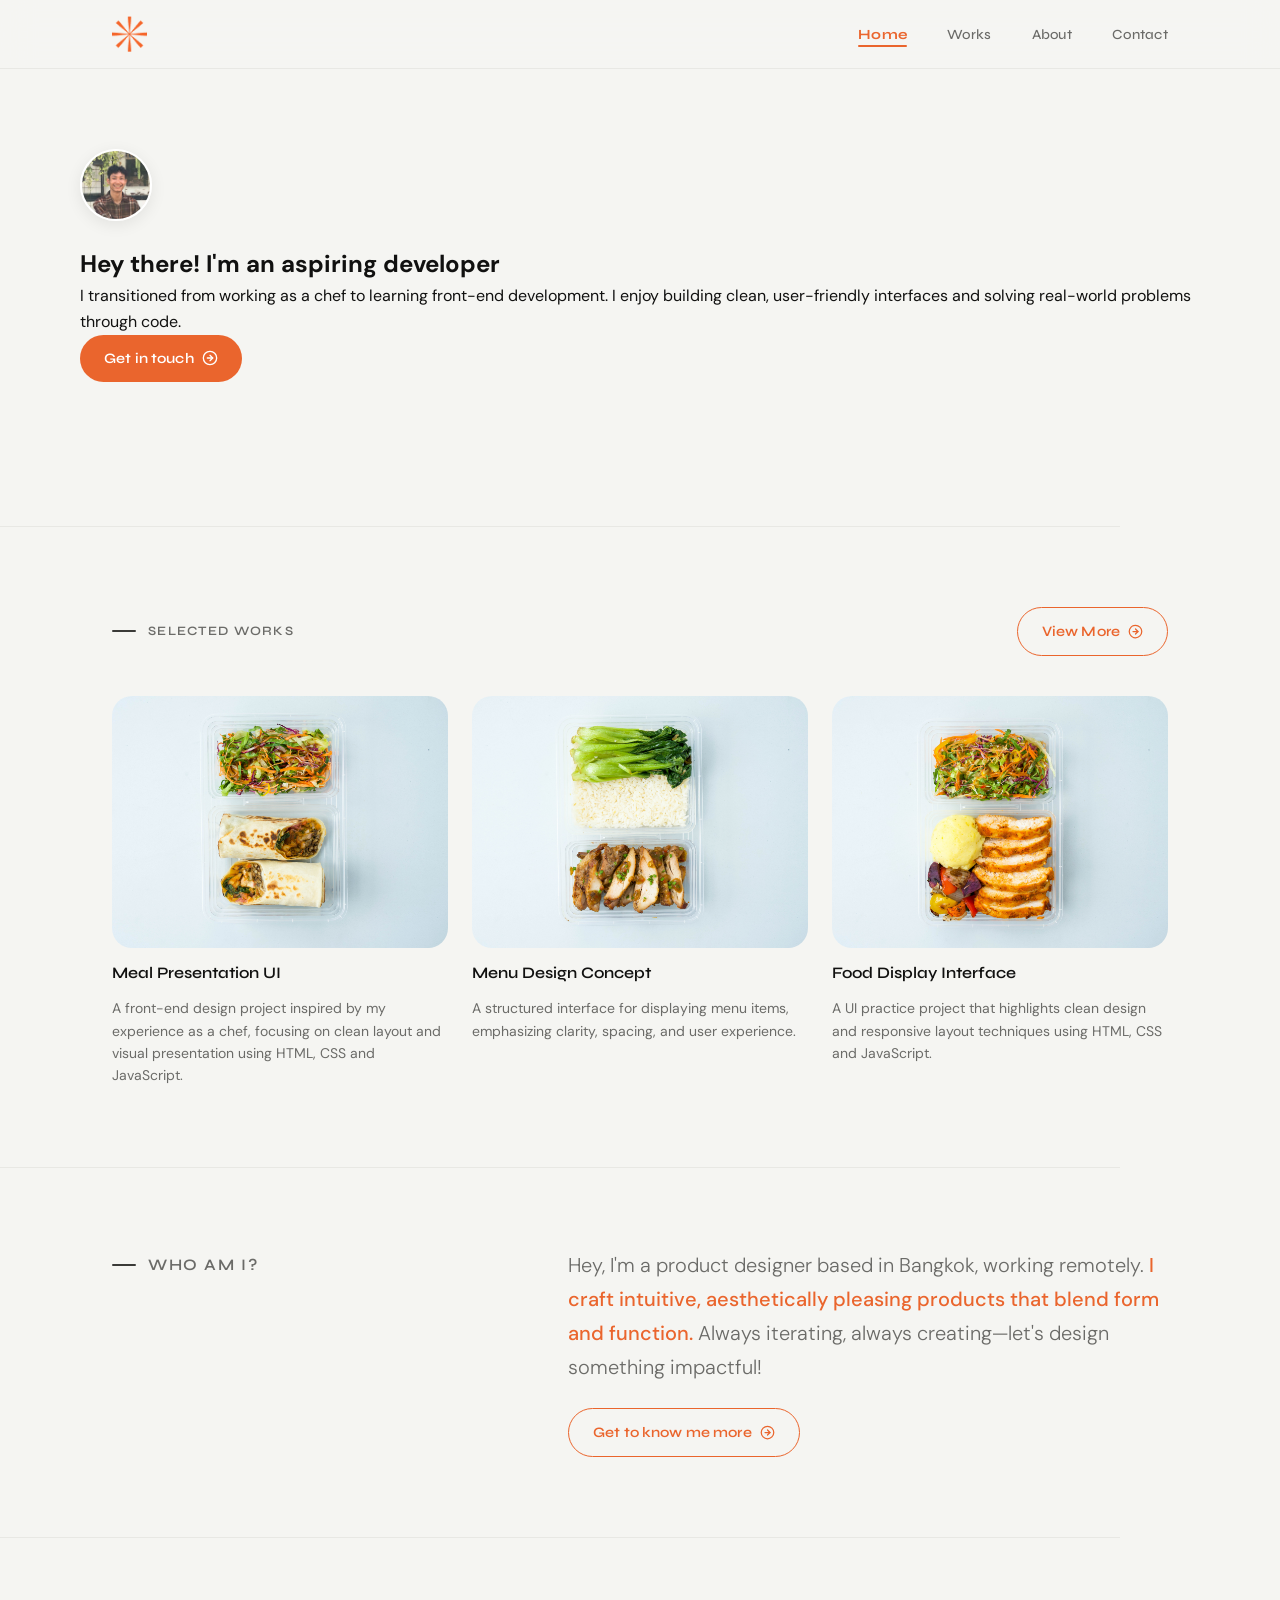
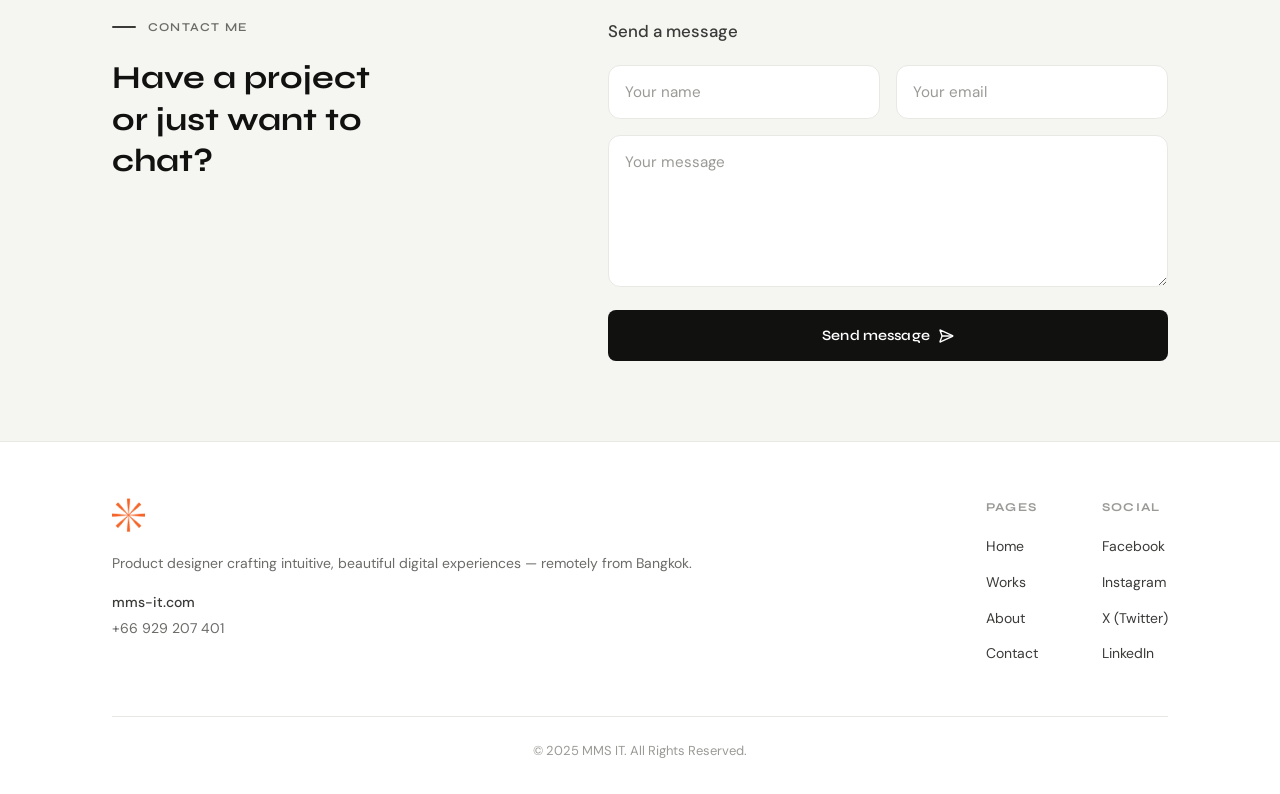
<file: index.html>
<!DOCTYPE html>
<html lang="en">
<head>
  <meta charset="UTF-8" />
  <meta name="viewport" content="width=device-width, initial-scale=1.0" />
  <title>MMS IT — Product Designer</title>
  <link rel="stylesheet" href="./css/style.css" />
</head>
<body>

  <!-- ── Header ── -->
  <header class="site-header">
    <nav class="nav container">
      <a class="nav-logo" href="./index.html"><img src="./images/logo.png" alt="MMS IT" /></a>

      <ul class="nav-links">
        <li><a href="./index.html" class="active">Home</a></li>
        <li><a href="./works.html">Works</a></li>
        <li><a href="./about.html">About</a></li>
        <li><a href="./contact.html">Contact</a></li>
      </ul>

      <label class="nav-mobile-toggle" for="sidebar-toggle" aria-label="Open menu">
        <svg xmlns="http://www.w3.org/2000/svg" width="18" height="18" viewBox="0 0 24 24" fill="none" stroke="currentColor" stroke-width="2" stroke-linecap="round" stroke-linejoin="round"><path d="M4 12h16"/><path d="M4 18h16"/><path d="M4 6h16"/></svg>
      </label>
    </nav>
  </header>

  <!-- Mobile Drawer -->
  <input type="checkbox" id="sidebar-toggle" />
  <nav class="mobile-drawer">
    <div class="drawer-header">
      <img src="./images/logo.png" alt="MMS IT" />
      <label class="drawer-close" for="sidebar-toggle" aria-label="Close menu">
        <svg xmlns="http://www.w3.org/2000/svg" width="16" height="16" viewBox="0 0 24 24" fill="none" stroke="currentColor" stroke-width="2" stroke-linecap="round" stroke-linejoin="round"><path d="M18 6 6 18"/><path d="m6 6 12 12"/></svg>
      </label>
    </div>
    <div class="drawer-links">
      <a href="./index.html" class="active">
        <svg xmlns="http://www.w3.org/2000/svg" width="18" height="18" viewBox="0 0 24 24" fill="none" stroke="currentColor" stroke-width="2" stroke-linecap="round" stroke-linejoin="round"><path d="M15 21v-8a1 1 0 0 0-1-1h-4a1 1 0 0 0-1 1v8"/><path d="M3 10a2 2 0 0 1 .709-1.528l7-5.999a2 2 0 0 1 2.582 0l7 5.999A2 2 0 0 1 21 10v9a2 2 0 0 1-2 2H5a2 2 0 0 1-2-2z"/></svg>
        Home
      </a>
      <a href="./works.html">
        <svg xmlns="http://www.w3.org/2000/svg" width="18" height="18" viewBox="0 0 24 24" fill="none" stroke="currentColor" stroke-width="2" stroke-linecap="round" stroke-linejoin="round"><path d="M12 12h.01"/><path d="M16 6V4a2 2 0 0 0-2-2h-4a2 2 0 0 0-2 2v2"/><path d="M22 13a18.15 18.15 0 0 1-20 0"/><rect width="20" height="14" x="2" y="6" rx="2"/></svg>
        Works
      </a>
      <a href="./about.html">
        <svg xmlns="http://www.w3.org/2000/svg" width="18" height="18" viewBox="0 0 24 24" fill="none" stroke="currentColor" stroke-width="2" stroke-linecap="round" stroke-linejoin="round"><path d="M18 20a6 6 0 0 0-12 0"/><circle cx="12" cy="10" r="4"/><circle cx="12" cy="12" r="10"/></svg>
        About
      </a>
      <a href="./contact.html">
        <svg xmlns="http://www.w3.org/2000/svg" width="18" height="18" viewBox="0 0 24 24" fill="none" stroke="currentColor" stroke-width="2" stroke-linecap="round" stroke-linejoin="round"><path d="M13 2a9 9 0 0 1 9 9"/><path d="M13 6a5 5 0 0 1 5 5"/><path d="M13.832 16.568a1 1 0 0 0 1.213-.303l.355-.465A2 2 0 0 1 17 15h3a2 2 0 0 1 2 2v3a2 2 0 0 1-2 2A18 18 0 0 1 2 4a2 2 0 0 1 2-2h3a2 2 0 0 1 2 2v3a2 2 0 0 1-.8 1.6l-.468.351a1 1 0 0 0-.292 1.233 14 14 0 0 0 6.392 6.384"/></svg>
        Contact
      </a>
    </div>
  </nav>
  <label class="drawer-overlay" for="sidebar-toggle"></label>

  <!-- ── Main ── -->
  <main>
    <!-- Hero -->
    <section class="hero container">
      <div class="hero-avatar fade-up">
        <img src="./images/profile.jpg" alt="Profile photo" />
      </div>
      <h1>Hey there! I'm an aspiring developer</h1>
<p>
  I transitioned from working as a chef to learning front-end development.
  I enjoy building clean, user-friendly interfaces and solving real-world problems through code.
</p>
      <a href="./contact.html" class="btn btn-primary fade-up fade-up-2">
        Get in touch
        <svg xmlns="http://www.w3.org/2000/svg" width="16" height="16" viewBox="0 0 24 24" fill="none" stroke="currentColor" stroke-width="2" stroke-linecap="round" stroke-linejoin="round"><circle cx="12" cy="12" r="10"/><path d="M8 12h8"/><path d="m12 16 4-4-4-4"/></svg>
      </a>
    </section>

    <hr class="divider container" />

    <!-- Selected Works -->
    <section class="container" style="margin-bottom: 5rem;">
      <div class="section-header fade-up">
        <div class="section-label">
          <span class="section-label-dash"></span>
          <span class="section-title">Selected Works</span>
        </div>
        <a href="./works.html" class="btn btn-outline">
          View More
          <svg xmlns="http://www.w3.org/2000/svg" width="15" height="15" viewBox="0 0 24 24" fill="none" stroke="currentColor" stroke-width="2" stroke-linecap="round" stroke-linejoin="round"><circle cx="12" cy="12" r="10"/><path d="M8 12h8"/><path d="m12 16 4-4-4-4"/></svg>
        </a>
      </div>
      <div class="grid-3">
        <div class="project-card fade-up fade-up-1">
          <div class="project-card-img"><img src="./images/pic1.jpg" alt="FreshCart UI" /></div>
          <h3>Meal Presentation UI</h3>
          <p>A front-end design project inspired by my experience as a chef, focusing on clean layout and visual presentation using HTML, CSS and JavaScript.</p>
        </div>
        <div class="project-card fade-up fade-up-2">
          <div class="project-card-img"><img src="./images/pic2.jpg" alt="BloomBank App" /></div>
          <h3>Menu Design Concept</h3>
          <p>A structured interface for displaying menu items, emphasizing clarity, spacing, and user experience.</p>
        </div>
        <div class="project-card fade-up fade-up-3">
          <div class="project-card-img"><img src="./images/pic3.jpg" alt="NutriTrack Dashboard" /></div>
          <h3>Food Display Interface</h3>
          <p>A UI practice project that highlights clean design and responsive layout techniques using HTML, CSS and JavaScript.</p>
        </div>
      </div>
    </section>

    <hr class="divider container" />

    <!-- Who am I -->
    <section class="container" style="margin-bottom: 5rem;">
      <div class="about-split">
        <div class="section-label" style="padding-top: 0.25rem; flex-shrink:0;">
          <span class="section-label-dash"></span>
          <span class="section-title" style="font-size:1rem;">Who am I?</span>
        </div>
        <div>
          <p class="about-text fade-up">
            Hey, I'm a product designer based in Bangkok, working remotely.
            <strong>I craft intuitive, aesthetically pleasing products that blend form and function.</strong>
            Always iterating, always creating—let's design something impactful!
          </p>
          <a href="./about.html" class="btn btn-outline fade-up fade-up-1" style="margin-top: 1.5rem; display: inline-flex;">
            Get to know me more
            <svg xmlns="http://www.w3.org/2000/svg" width="15" height="15" viewBox="0 0 24 24" fill="none" stroke="currentColor" stroke-width="2" stroke-linecap="round" stroke-linejoin="round"><circle cx="12" cy="12" r="10"/><path d="M8 12h8"/><path d="m12 16 4-4-4-4"/></svg>
          </a>
        </div>
      </div>
    </section>

    <hr class="divider container" />

    <!-- Contact -->
    <section class="container" style="margin-bottom: 5rem;">
      <div class="contact-split">
        <div class="contact-left">
          <div class="section-label" style="margin-bottom:1.25rem;">
            <span class="section-label-dash"></span>
            <span style="font-family:var(--font-display);font-size:0.75rem;font-weight:600;letter-spacing:0.1em;text-transform:uppercase;color:var(--neutral-500);">Contact Me</span>
          </div>
          <h2 style="font-family:var(--font-display);font-size:clamp(1.5rem,3vw,2rem);font-weight:700;color:var(--neutral-900);max-width:300px;line-height:1.3;">
            Have a project or just want to chat?
          </h2>
        </div>
        <div class="contact-form">
          <p style="font-size:1.05rem;font-weight:500;color:var(--neutral-700);margin-bottom:1.25rem;">Send a message</p>
          <form>
            <div class="form-row" style="margin-bottom:1rem;">
              <input type="text" placeholder="Your name" class="form-input" />
              <input type="email" placeholder="Your email" class="form-input" />
            </div>
            <textarea placeholder="Your message" class="form-input" rows="5" style="margin-bottom:1rem;resize:vertical;"></textarea>
            <button type="submit" class="btn btn-dark">
              Send message
              <svg xmlns="http://www.w3.org/2000/svg" width="16" height="16" viewBox="0 0 24 24" fill="none" stroke="currentColor" stroke-width="2" stroke-linecap="round" stroke-linejoin="round"><path d="M3.714 3.048a.498.498 0 0 0-.683.627l2.843 7.627a2 2 0 0 1 0 1.396l-2.842 7.627a.498.498 0 0 0 .682.627l18-8.5a.5.5 0 0 0 0-.904z"/><path d="M6 12h16"/></svg>
            </button>
          </form>
        </div>
      </div>
    </section>
  </main>

  <!-- ── Footer ── -->
  <footer class="footer">
    <div class="container">
      <div class="footer-inner">
        <div class="footer-brand">
          <img src="./images/logo.png" alt="MMS IT" />
          <p>Product designer crafting intuitive, beautiful digital experiences — remotely from Bangkok.</p>
          <div class="footer-contact">
            <p>mms-it.com</p>
            <p style="font-weight:400;color:var(--neutral-500);">+66 929 207 401</p>
          </div>
        </div>
        <div class="footer-links">
          <div class="footer-col">
            <h4>Pages</h4>
            <ul>
              <li><a href="./index.html">Home</a></li>
              <li><a href="./works.html">Works</a></li>
              <li><a href="./about.html">About</a></li>
              <li><a href="./contact.html">Contact</a></li>
            </ul>
          </div>
          <div class="footer-col">
            <h4>Social</h4>
<ul>
  <li><a href="https://www.facebook.com/ko.shane.716" target="_blank" rel="noopener noreferrer">Facebook</a></li>
  <li><a href="https://www.instagram.com/koshane5105/" target="_blank" rel="noopener noreferrer">Instagram</a></li>
  <li><a href="https://x.com/koshanekos90054" target="_blank" rel="noopener noreferrer">X (Twitter)</a></li>
  <li><a href="https://www.linkedin.com/in/ko-shane-697a0933b/" target="_blank" rel="noopener noreferrer">LinkedIn</a></li>
</ul>
          </div>
        </div>
      </div>
      <div class="footer-bottom">
        <p>&copy; 2025 MMS IT. All Rights Reserved.</p>
      </div>
    </div>
  </footer>
  <script src="script.js"></script>
</body>
</html>
</file>
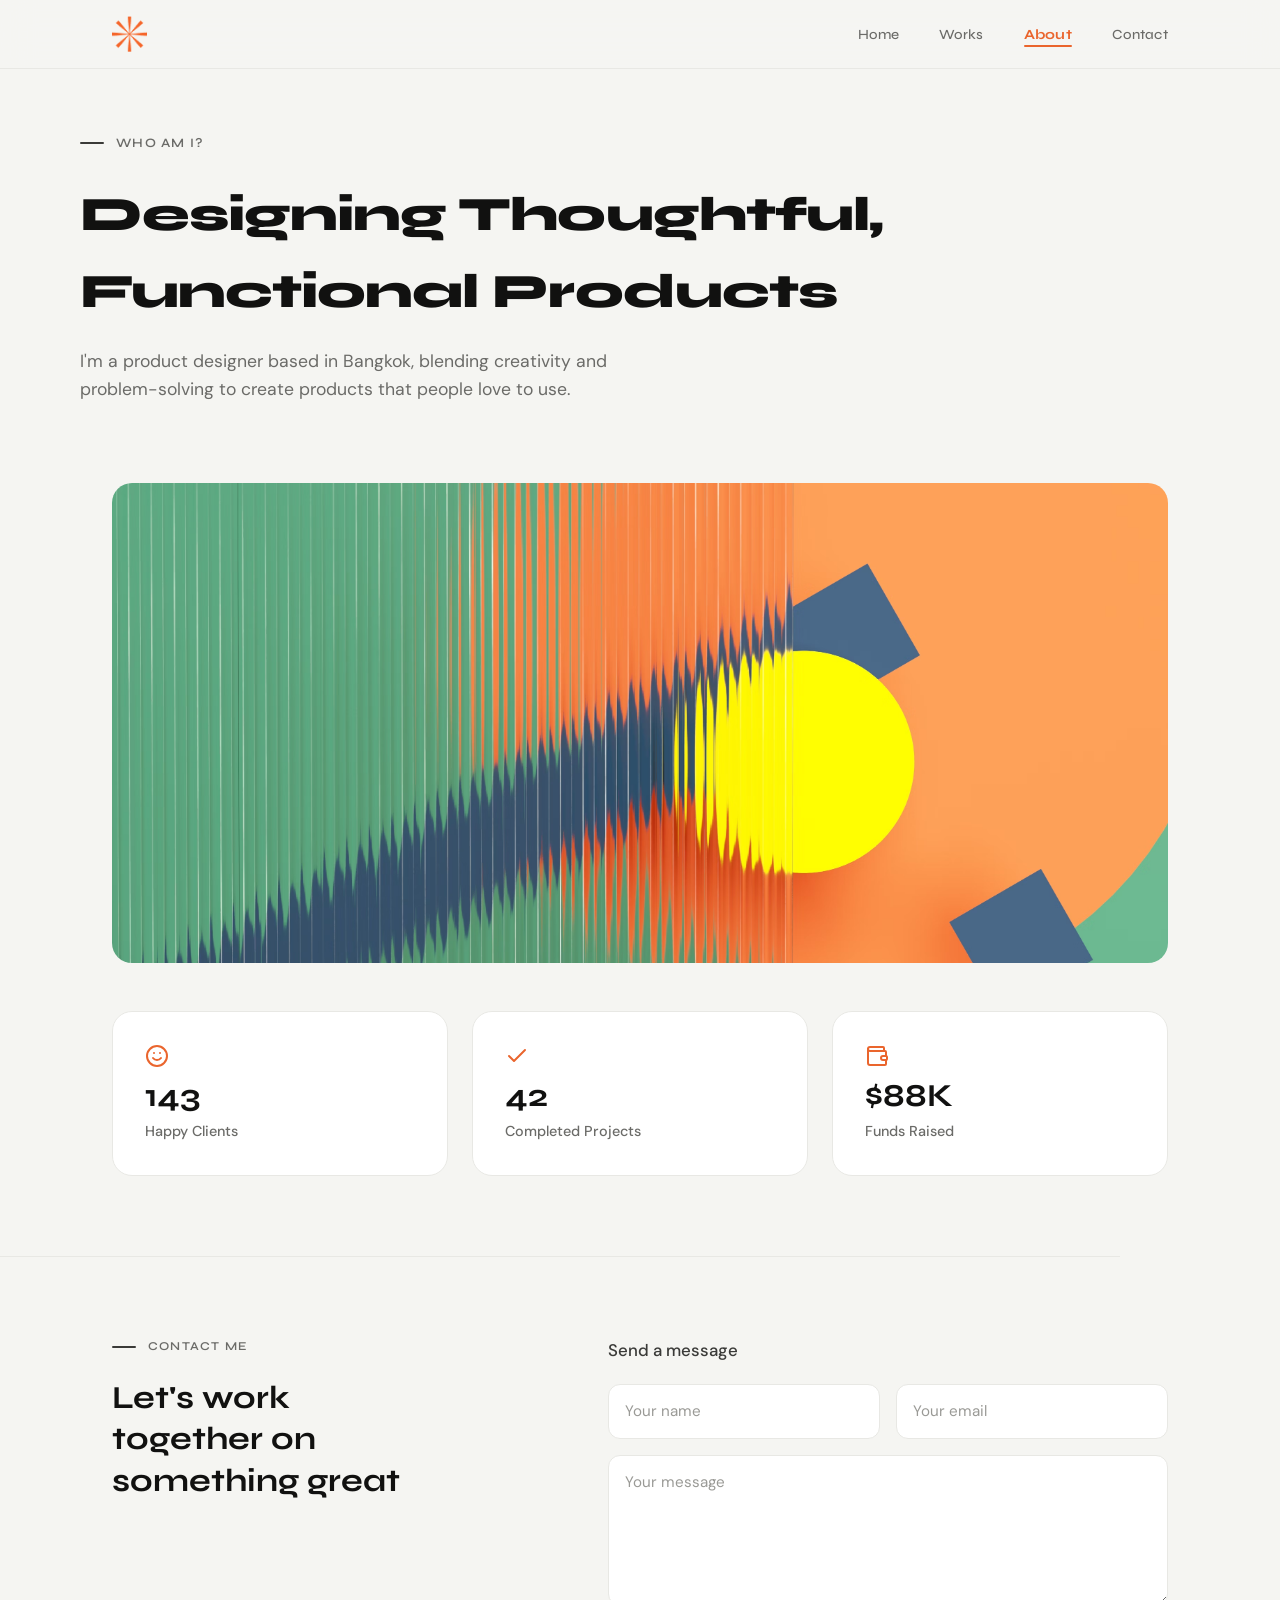
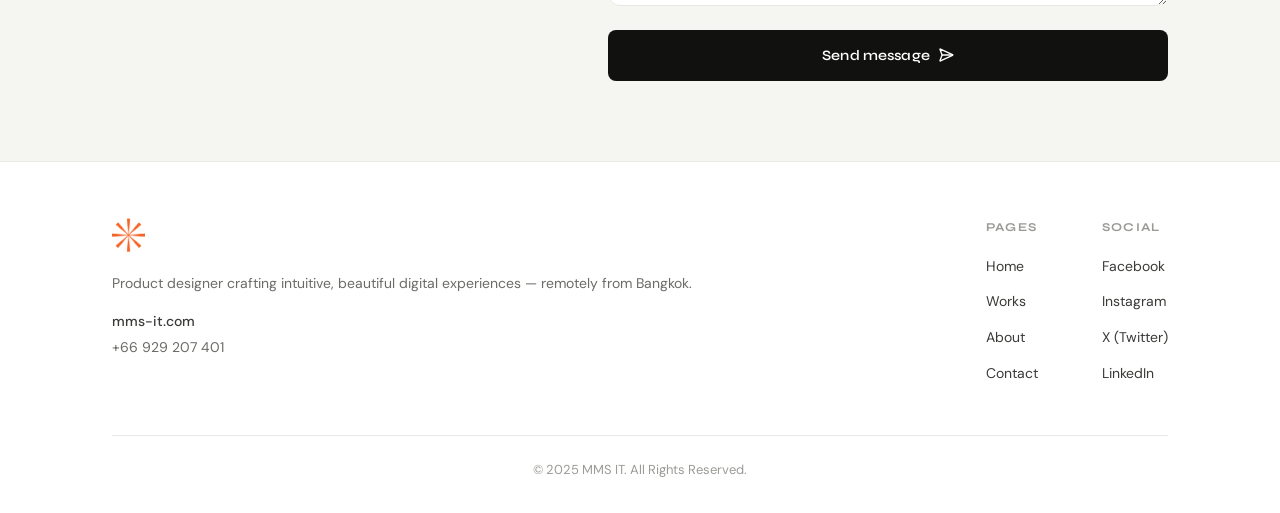
<file: about.html>
<!DOCTYPE html>
<html lang="en">
<head>
  <meta charset="UTF-8" />
  <meta name="viewport" content="width=device-width, initial-scale=1.0" />
  <title>About — MMS IT</title>
  <link rel="stylesheet" href="./css/style.css" />
</head>
<body>

  <header class="site-header">
    <nav class="nav container">
      <a class="nav-logo" href="./index.html"><img src="./images/logo.png" alt="MMS IT" /></a>
      <ul class="nav-links">
        <li><a href="./index.html">Home</a></li>
        <li><a href="./works.html">Works</a></li>
        <li><a href="./about.html" class="active">About</a></li>
        <li><a href="./contact.html">Contact</a></li>
      </ul>
      <label class="nav-mobile-toggle" for="sidebar-toggle" aria-label="Open menu">
        <svg xmlns="http://www.w3.org/2000/svg" width="18" height="18" viewBox="0 0 24 24" fill="none" stroke="currentColor" stroke-width="2" stroke-linecap="round" stroke-linejoin="round"><path d="M4 12h16"/><path d="M4 18h16"/><path d="M4 6h16"/></svg>
      </label>
    </nav>
  </header>

  <input type="checkbox" id="sidebar-toggle" />
  <nav class="mobile-drawer">
    <div class="drawer-header">
      <img src="./images/logo.png" alt="MMS IT" />
      <label class="drawer-close" for="sidebar-toggle">
        <svg xmlns="http://www.w3.org/2000/svg" width="16" height="16" viewBox="0 0 24 24" fill="none" stroke="currentColor" stroke-width="2" stroke-linecap="round" stroke-linejoin="round"><path d="M18 6 6 18"/><path d="m6 6 12 12"/></svg>
      </label>
    </div>
    <div class="drawer-links">
      <a href="./index.html"><svg xmlns="http://www.w3.org/2000/svg" width="18" height="18" viewBox="0 0 24 24" fill="none" stroke="currentColor" stroke-width="2" stroke-linecap="round" stroke-linejoin="round"><path d="M15 21v-8a1 1 0 0 0-1-1h-4a1 1 0 0 0-1 1v8"/><path d="M3 10a2 2 0 0 1 .709-1.528l7-5.999a2 2 0 0 1 2.582 0l7 5.999A2 2 0 0 1 21 10v9a2 2 0 0 1-2 2H5a2 2 0 0 1-2-2z"/></svg>Home</a>
      <a href="./works.html"><svg xmlns="http://www.w3.org/2000/svg" width="18" height="18" viewBox="0 0 24 24" fill="none" stroke="currentColor" stroke-width="2" stroke-linecap="round" stroke-linejoin="round"><path d="M12 12h.01"/><path d="M16 6V4a2 2 0 0 0-2-2h-4a2 2 0 0 0-2 2v2"/><path d="M22 13a18.15 18.15 0 0 1-20 0"/><rect width="20" height="14" x="2" y="6" rx="2"/></svg>Works</a>
      <a href="./about.html" class="active"><svg xmlns="http://www.w3.org/2000/svg" width="18" height="18" viewBox="0 0 24 24" fill="none" stroke="currentColor" stroke-width="2" stroke-linecap="round" stroke-linejoin="round"><path d="M18 20a6 6 0 0 0-12 0"/><circle cx="12" cy="10" r="4"/><circle cx="12" cy="12" r="10"/></svg>About</a>
      <a href="./contact.html"><svg xmlns="http://www.w3.org/2000/svg" width="18" height="18" viewBox="0 0 24 24" fill="none" stroke="currentColor" stroke-width="2" stroke-linecap="round" stroke-linejoin="round"><path d="M13 2a9 9 0 0 1 9 9"/><path d="M13 6a5 5 0 0 1 5 5"/><path d="M13.832 16.568a1 1 0 0 0 1.213-.303l.355-.465A2 2 0 0 1 17 15h3a2 2 0 0 1 2 2v3a2 2 0 0 1-2 2A18 18 0 0 1 2 4a2 2 0 0 1 2-2h3a2 2 0 0 1 2 2v3a2 2 0 0 1-.8 1.6l-.468.351a1 1 0 0 0-.292 1.233 14 14 0 0 0 6.392 6.384"/></svg>Contact</a>
    </div>
  </nav>
  <label class="drawer-overlay" for="sidebar-toggle"></label>

  <main>
    <!-- Hero -->
    <section class="about-hero container">
      <div class="section-label" style="margin-bottom:1.5rem;">
        <span class="section-label-dash"></span>
        <span>Who am I?</span>
      </div>
      <h1 class="about-hero-title fade-up">Designing Thoughtful,<br>Functional Products</h1>
      <p class="about-hero-sub fade-up fade-up-1">I'm a product designer based in Bangkok, blending creativity and problem-solving to create products that people love to use.</p>
    </section>

    <!-- Banner image -->
    <div class="container">
      <div class="about-banner fade-up">
        <img src="./images/img.png" alt="Design workspace" />
      </div>
    </div>

    <!-- Stats -->
    <section class="container" style="margin-bottom:5rem;">
      <div class="grid-3">
        <div class="stat-card fade-up fade-up-1">
          <div class="stat-icon">
            <svg xmlns="http://www.w3.org/2000/svg" width="24" height="24" viewBox="0 0 24 24" fill="none" stroke="currentColor" stroke-width="2" stroke-linecap="round" stroke-linejoin="round"><circle cx="12" cy="12" r="10"/><path d="M8 14s1.5 2 4 2 4-2 4-2"/><line x1="9" x2="9.01" y1="9" y2="9"/><line x1="15" x2="15.01" y1="9" y2="9"/></svg>
          </div>
          <div class="stat-num">143</div>
          <div class="stat-label">Happy Clients</div>
        </div>
        <div class="stat-card fade-up fade-up-2">
          <div class="stat-icon">
            <svg xmlns="http://www.w3.org/2000/svg" width="24" height="24" viewBox="0 0 24 24" fill="none" stroke="currentColor" stroke-width="2" stroke-linecap="round" stroke-linejoin="round"><path d="M20 6 9 17l-5-5"/></svg>
          </div>
          <div class="stat-num">42</div>
          <div class="stat-label">Completed Projects</div>
        </div>
        <div class="stat-card fade-up fade-up-3">
          <div class="stat-icon">
            <svg xmlns="http://www.w3.org/2000/svg" width="24" height="24" viewBox="0 0 24 24" fill="none" stroke="currentColor" stroke-width="2" stroke-linecap="round" stroke-linejoin="round"><path d="M19 7V4a1 1 0 0 0-1-1H5a2 2 0 0 0 0 4h15a1 1 0 0 1 1 1v4h-3a2 2 0 0 0 0 4h3a1 1 0 0 0 1-1v-2a1 1 0 0 0-1-1"/><path d="M3 5v14a2 2 0 0 0 2 2h15a1 1 0 0 0 1-1v-4"/></svg>
          </div>
          <div class="stat-num">$88K</div>
          <div class="stat-label">Funds Raised</div>
        </div>
      </div>
    </section>

    <hr class="divider container" />

    <!-- Contact section -->
    <section class="container" style="margin-bottom:5rem;">
      <div class="contact-split">
        <div class="contact-left">
          <div class="section-label" style="margin-bottom:1.25rem;">
            <span class="section-label-dash"></span>
            <span style="font-family:var(--font-display);font-size:0.75rem;font-weight:600;letter-spacing:0.1em;text-transform:uppercase;color:var(--neutral-500);">Contact Me</span>
          </div>
          <h2 style="font-family:var(--font-display);font-size:clamp(1.5rem,3vw,2rem);font-weight:700;color:var(--neutral-900);max-width:300px;line-height:1.3;">
            Let's work together on something great
          </h2>
        </div>
        <div class="contact-form">
          <p style="font-size:1.05rem;font-weight:500;color:var(--neutral-700);margin-bottom:1.25rem;">Send a message</p>
          <form>
            <div class="form-row" style="margin-bottom:1rem;">
              <input type="text" placeholder="Your name" class="form-input" />
              <input type="email" placeholder="Your email" class="form-input" />
            </div>
            <textarea placeholder="Your message" class="form-input" rows="5" style="margin-bottom:1rem;resize:vertical;"></textarea>
            <button type="submit" class="btn btn-dark">
              Send message
              <svg xmlns="http://www.w3.org/2000/svg" width="16" height="16" viewBox="0 0 24 24" fill="none" stroke="currentColor" stroke-width="2" stroke-linecap="round" stroke-linejoin="round"><path d="M3.714 3.048a.498.498 0 0 0-.683.627l2.843 7.627a2 2 0 0 1 0 1.396l-2.842 7.627a.498.498 0 0 0 .682.627l18-8.5a.5.5 0 0 0 0-.904z"/><path d="M6 12h16"/></svg>
            </button>
          </form>
        </div>
      </div>
    </section>
  </main>

  <footer class="footer">
    <div class="container">
      <div class="footer-inner">
        <div class="footer-brand">
          <img src="./images/logo.png" alt="MMS IT" />
          <p>Product designer crafting intuitive, beautiful digital experiences — remotely from Bangkok.</p>
          <div class="footer-contact">
            <p>mms-it.com</p>
            <p style="font-weight:400;color:var(--neutral-500);">+66 929 207 401</p>
          </div>
        </div>
        <div class="footer-links">
          <div class="footer-col">
            <h4>Pages</h4>
            <ul>
              <li><a href="./index.html">Home</a></li>
              <li><a href="./works.html">Works</a></li>
              <li><a href="./about.html">About</a></li>
              <li><a href="./contact.html">Contact</a></li>
            </ul>
          </div>
          <div class="footer-col">
            <h4>Social</h4>
<ul>
  <li><a href="https://www.facebook.com/ko.shane.716" target="_blank" rel="noopener noreferrer">Facebook</a></li>
  <li><a href="https://www.instagram.com/koshane5105/" target="_blank" rel="noopener noreferrer">Instagram</a></li>
  <li><a href="https://x.com/koshanekos90054" target="_blank" rel="noopener noreferrer">X (Twitter)</a></li>
  <li><a href="https://www.linkedin.com/in/ko-shane-697a0933b/" target="_blank" rel="noopener noreferrer">LinkedIn</a></li>
</ul>
          </div>
        </div>
      </div>
      <div class="footer-bottom"><p>&copy; 2025 MMS IT. All Rights Reserved.</p></div>
    </div>
  </footer>
  <script src="script.js"></script>
</body>
</html>
</file>
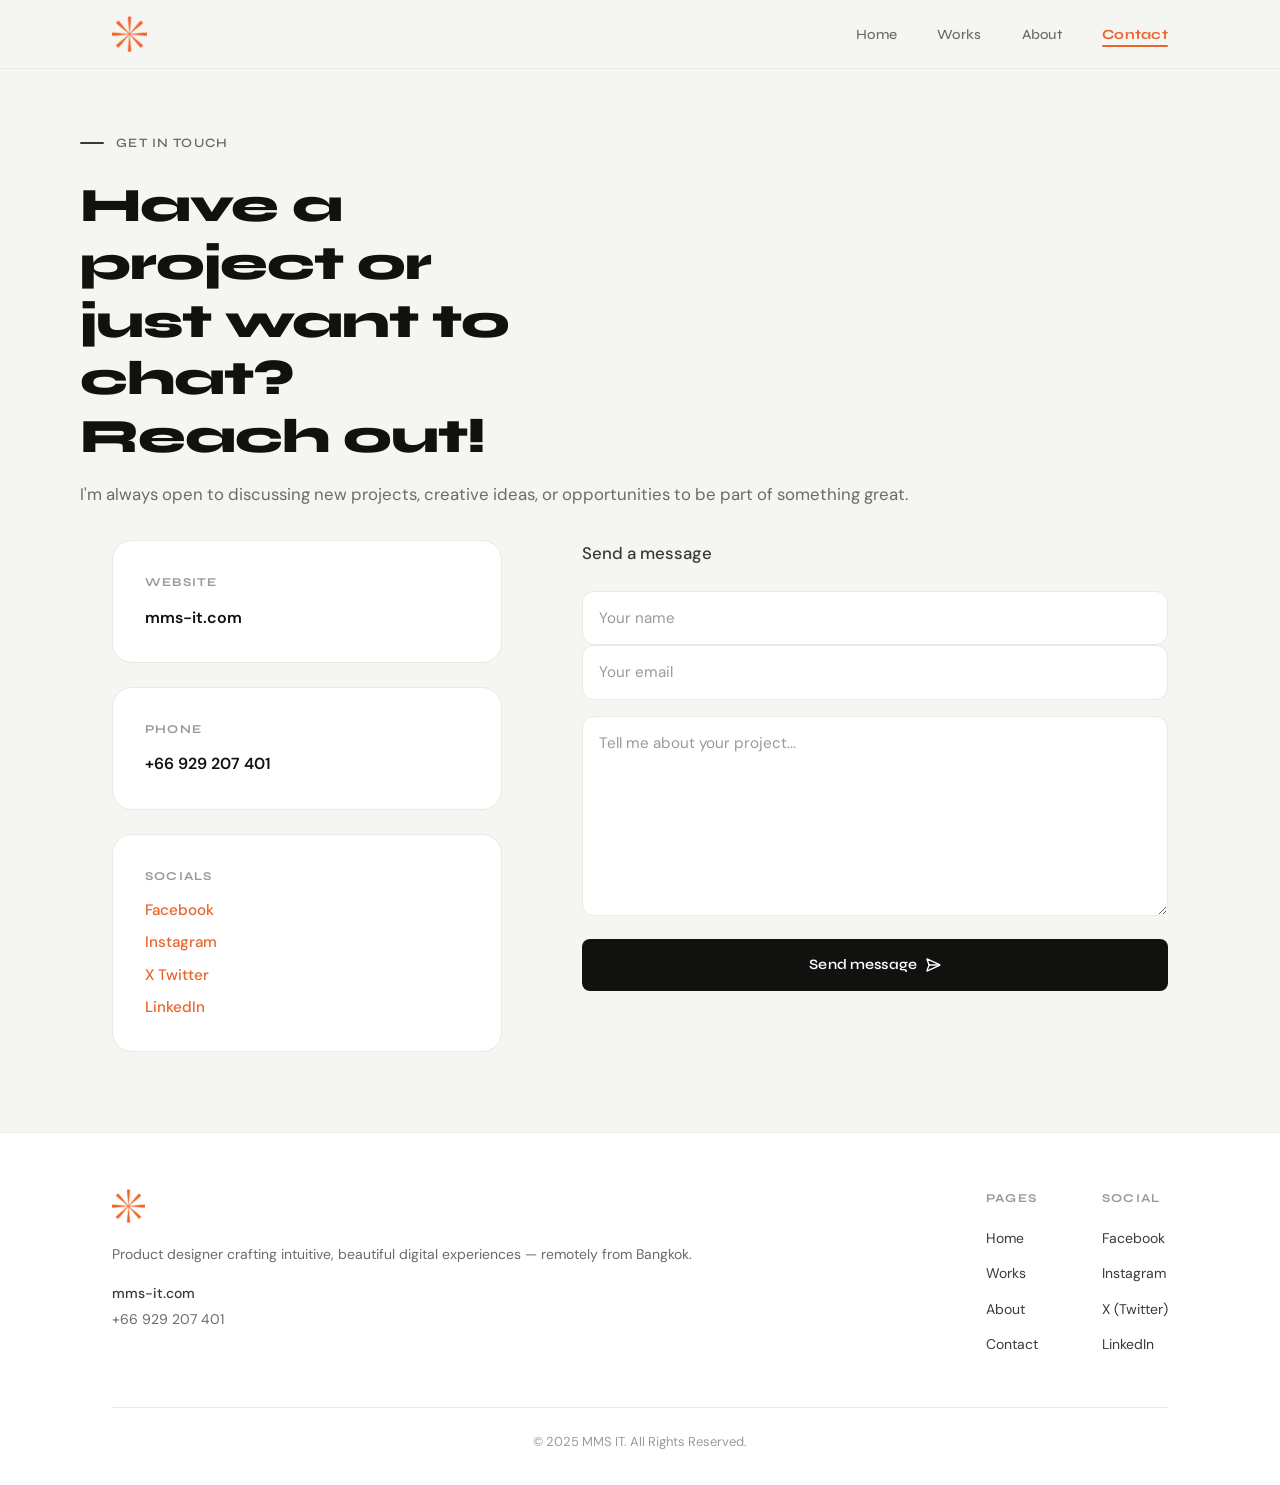
<file: contact.html>
<!DOCTYPE html>
<html lang="en">
<head>
  <meta charset="UTF-8" />
  <meta name="viewport" content="width=device-width, initial-scale=1.0" />
  <title>Contact — MMS IT</title>
  <link rel="stylesheet" href="./css/style.css" />
</head>
<body>

  <header class="site-header">
    <nav class="nav container">
      <a class="nav-logo" href="./index.html"><img src="./images/logo.png" alt="MMS IT" /></a>
      <ul class="nav-links">
        <li><a href="./index.html">Home</a></li>
        <li><a href="./works.html">Works</a></li>
        <li><a href="./about.html">About</a></li>
        <li><a href="./contact.html" class="active">Contact</a></li>
      </ul>
      <label class="nav-mobile-toggle" for="sidebar-toggle" aria-label="Open menu">
        <svg xmlns="http://www.w3.org/2000/svg" width="18" height="18" viewBox="0 0 24 24" fill="none" stroke="currentColor" stroke-width="2" stroke-linecap="round" stroke-linejoin="round"><path d="M4 12h16"/><path d="M4 18h16"/><path d="M4 6h16"/></svg>
      </label>
    </nav>
  </header>

  <input type="checkbox" id="sidebar-toggle" />
  <nav class="mobile-drawer">
    <div class="drawer-header">
      <img src="./images/logo.png" alt="MMS IT" />
      <label class="drawer-close" for="sidebar-toggle">
        <svg xmlns="http://www.w3.org/2000/svg" width="16" height="16" viewBox="0 0 24 24" fill="none" stroke="currentColor" stroke-width="2" stroke-linecap="round" stroke-linejoin="round"><path d="M18 6 6 18"/><path d="m6 6 12 12"/></svg>
      </label>
    </div>
    <div class="drawer-links">
      <a href="./index.html"><svg xmlns="http://www.w3.org/2000/svg" width="18" height="18" viewBox="0 0 24 24" fill="none" stroke="currentColor" stroke-width="2" stroke-linecap="round" stroke-linejoin="round"><path d="M15 21v-8a1 1 0 0 0-1-1h-4a1 1 0 0 0-1 1v8"/><path d="M3 10a2 2 0 0 1 .709-1.528l7-5.999a2 2 0 0 1 2.582 0l7 5.999A2 2 0 0 1 21 10v9a2 2 0 0 1-2 2H5a2 2 0 0 1-2-2z"/></svg>Home</a>
      <a href="./works.html"><svg xmlns="http://www.w3.org/2000/svg" width="18" height="18" viewBox="0 0 24 24" fill="none" stroke="currentColor" stroke-width="2" stroke-linecap="round" stroke-linejoin="round"><path d="M12 12h.01"/><path d="M16 6V4a2 2 0 0 0-2-2h-4a2 2 0 0 0-2 2v2"/><path d="M22 13a18.15 18.15 0 0 1-20 0"/><rect width="20" height="14" x="2" y="6" rx="2"/></svg>Works</a>
      <a href="./about.html"><svg xmlns="http://www.w3.org/2000/svg" width="18" height="18" viewBox="0 0 24 24" fill="none" stroke="currentColor" stroke-width="2" stroke-linecap="round" stroke-linejoin="round"><path d="M18 20a6 6 0 0 0-12 0"/><circle cx="12" cy="10" r="4"/><circle cx="12" cy="12" r="10"/></svg>About</a>
      <a href="./contact.html" class="active"><svg xmlns="http://www.w3.org/2000/svg" width="18" height="18" viewBox="0 0 24 24" fill="none" stroke="currentColor" stroke-width="2" stroke-linecap="round" stroke-linejoin="round"><path d="M13 2a9 9 0 0 1 9 9"/><path d="M13 6a5 5 0 0 1 5 5"/><path d="M13.832 16.568a1 1 0 0 0 1.213-.303l.355-.465A2 2 0 0 1 17 15h3a2 2 0 0 1 2 2v3a2 2 0 0 1-2 2A18 18 0 0 1 2 4a2 2 0 0 1 2-2h3a2 2 0 0 1 2 2v3a2 2 0 0 1-.8 1.6l-.468.351a1 1 0 0 0-.292 1.233 14 14 0 0 0 6.392 6.384"/></svg>Contact</a>
    </div>
  </nav>
  <label class="drawer-overlay" for="sidebar-toggle"></label>

  <main>
    <section class="contact-page-hero container">
      <div class="section-label" style="margin-bottom:1.5rem;">
        <span class="section-label-dash"></span>
        <span>Get in Touch</span>
      </div>
      <h1 class="fade-up">Have a project or just want to chat? Reach out!</h1>
      <p class="fade-up fade-up-1">I'm always open to discussing new projects, creative ideas, or opportunities to be part of something great.</p>
    </section>

    <!-- Contact form + info -->
    <section class="container" style="margin-bottom:5rem;">
      <div style="display:grid;grid-template-columns:1fr 1.5fr;gap:5rem;align-items:start;" class="contact-page-grid">

        <!-- Info -->
        <div class="fade-up">
          <div style="background:var(--white);border-radius:var(--radius-lg);padding:2rem;border:1px solid var(--neutral-200);margin-bottom:1.5rem;">
            <p style="font-size:0.75rem;font-weight:700;letter-spacing:0.1em;text-transform:uppercase;color:var(--neutral-400);margin-bottom:0.75rem;font-family:var(--font-display);">Website</p>
            <p style="font-weight:600;color:var(--neutral-900);">mms-it.com</p>
          </div>
          <div style="background:var(--white);border-radius:var(--radius-lg);padding:2rem;border:1px solid var(--neutral-200);margin-bottom:1.5rem;">
            <p style="font-size:0.75rem;font-weight:700;letter-spacing:0.1em;text-transform:uppercase;color:var(--neutral-400);margin-bottom:0.75rem;font-family:var(--font-display);">Phone</p>
            <p style="font-weight:600;color:var(--neutral-900);">+66 929 207 401</p>
          </div>
          <div style="background:var(--white);border-radius:var(--radius-lg);padding:2rem;border:1px solid var(--neutral-200);">
            <p style="font-size:0.75rem;font-weight:700;letter-spacing:0.1em;text-transform:uppercase;color:var(--neutral-400);margin-bottom:0.75rem;font-family:var(--font-display);">Socials</p>
            <div style="display:flex;flex-direction:column;gap:0.5rem;">
              <a href="https://www.facebook.com/ko.shane.716" target="_blank" rel="noopener noreferrer" style="font-weight:500;color:var(--primary);font-size:0.95rem;">Facebook</a>
              <a href="https://www.instagram.com/koshane5105/?hl=en" target="_blank" rel="noopener noreferrer" style="font-weight:500;color:var(--primary);font-size:0.95rem;">Instagram</a>
              <a href="https://x.com/koshanekos90054" target="_blank" rel="noopener noreferrer" style="font-weight:500;color:var(--primary);font-size:0.95rem;">X Twitter</a>
              <a href="https://www.linkedin.com/in/ko-shane-697a0933b/" target="_blank" rel="noopener noreferrer" style="font-weight:500;color:var(--primary);font-size:0.95rem;">LinkedIn</a>
            </div>
          </div>
        </div>

        <!-- Form -->
        <div class="fade-up fade-up-1">
          <p style="font-size:1.05rem;font-weight:500;color:var(--neutral-700);margin-bottom:1.5rem;">Send a message</p>
          <form>
            <div class="form-row" style="margin-bottom:1rem;">
              <input type="text" placeholder="Your name" class="form-input" />
              <input type="email" placeholder="Your email" class="form-input" />
            </div>
            <textarea placeholder="Tell me about your project..." class="form-input" rows="7" style="margin-bottom:1rem;resize:vertical;"></textarea>
            <button type="submit" class="btn btn-dark">
              Send message
              <svg xmlns="http://www.w3.org/2000/svg" width="16" height="16" viewBox="0 0 24 24" fill="none" stroke="currentColor" stroke-width="2" stroke-linecap="round" stroke-linejoin="round"><path d="M3.714 3.048a.498.498 0 0 0-.683.627l2.843 7.627a2 2 0 0 1 0 1.396l-2.842 7.627a.498.498 0 0 0 .682.627l18-8.5a.5.5 0 0 0 0-.904z"/><path d="M6 12h16"/></svg>
            </button>
          </form>
        </div>
      </div>
    </section>
  </main>

  <style>
    @media (max-width: 768px) {
      .contact-page-grid { grid-template-columns: 1fr !important; gap: 2rem !important; }
    }
  </style>

  <footer class="footer">
    <div class="container">
      <div class="footer-inner">
        <div class="footer-brand">
          <img src="./images/logo.png" alt="MMS IT" />
          <p>Product designer crafting intuitive, beautiful digital experiences — remotely from Bangkok.</p>
          <div class="footer-contact">
            <p>mms-it.com</p>
            <p style="font-weight:400;color:var(--neutral-500);">+66 929 207 401</p>
          </div>
        </div>
        <div class="footer-links">
          <div class="footer-col">
            <h4>Pages</h4>
            <ul>
              <li><a href="./index.html">Home</a></li>
              <li><a href="./works.html">Works</a></li>
              <li><a href="./about.html">About</a></li>
              <li><a href="./contact.html">Contact</a></li>
            </ul>
          </div>
          <div class="footer-col">
            <h4>Social</h4>
<ul>
  <li><a href="https://www.facebook.com/ko.shane.716" target="_blank" rel="noopener noreferrer">Facebook</a></li>
  <li><a href="https://www.instagram.com/koshane5105/" target="_blank" rel="noopener noreferrer">Instagram</a></li>
  <li><a href="https://x.com/koshanekos90054" target="_blank" rel="noopener noreferrer">X (Twitter)</a></li>
  <li><a href="https://www.linkedin.com/in/ko-shane-697a0933b/" target="_blank" rel="noopener noreferrer">LinkedIn</a></li>
</ul>
          </div>
        </div>
      </div>
      <div class="footer-bottom"><p>&copy; 2025 MMS IT. All Rights Reserved.</p></div>
    </div>
  </footer>
  <script src="script.js"></script>
</body>
</html>
</file>
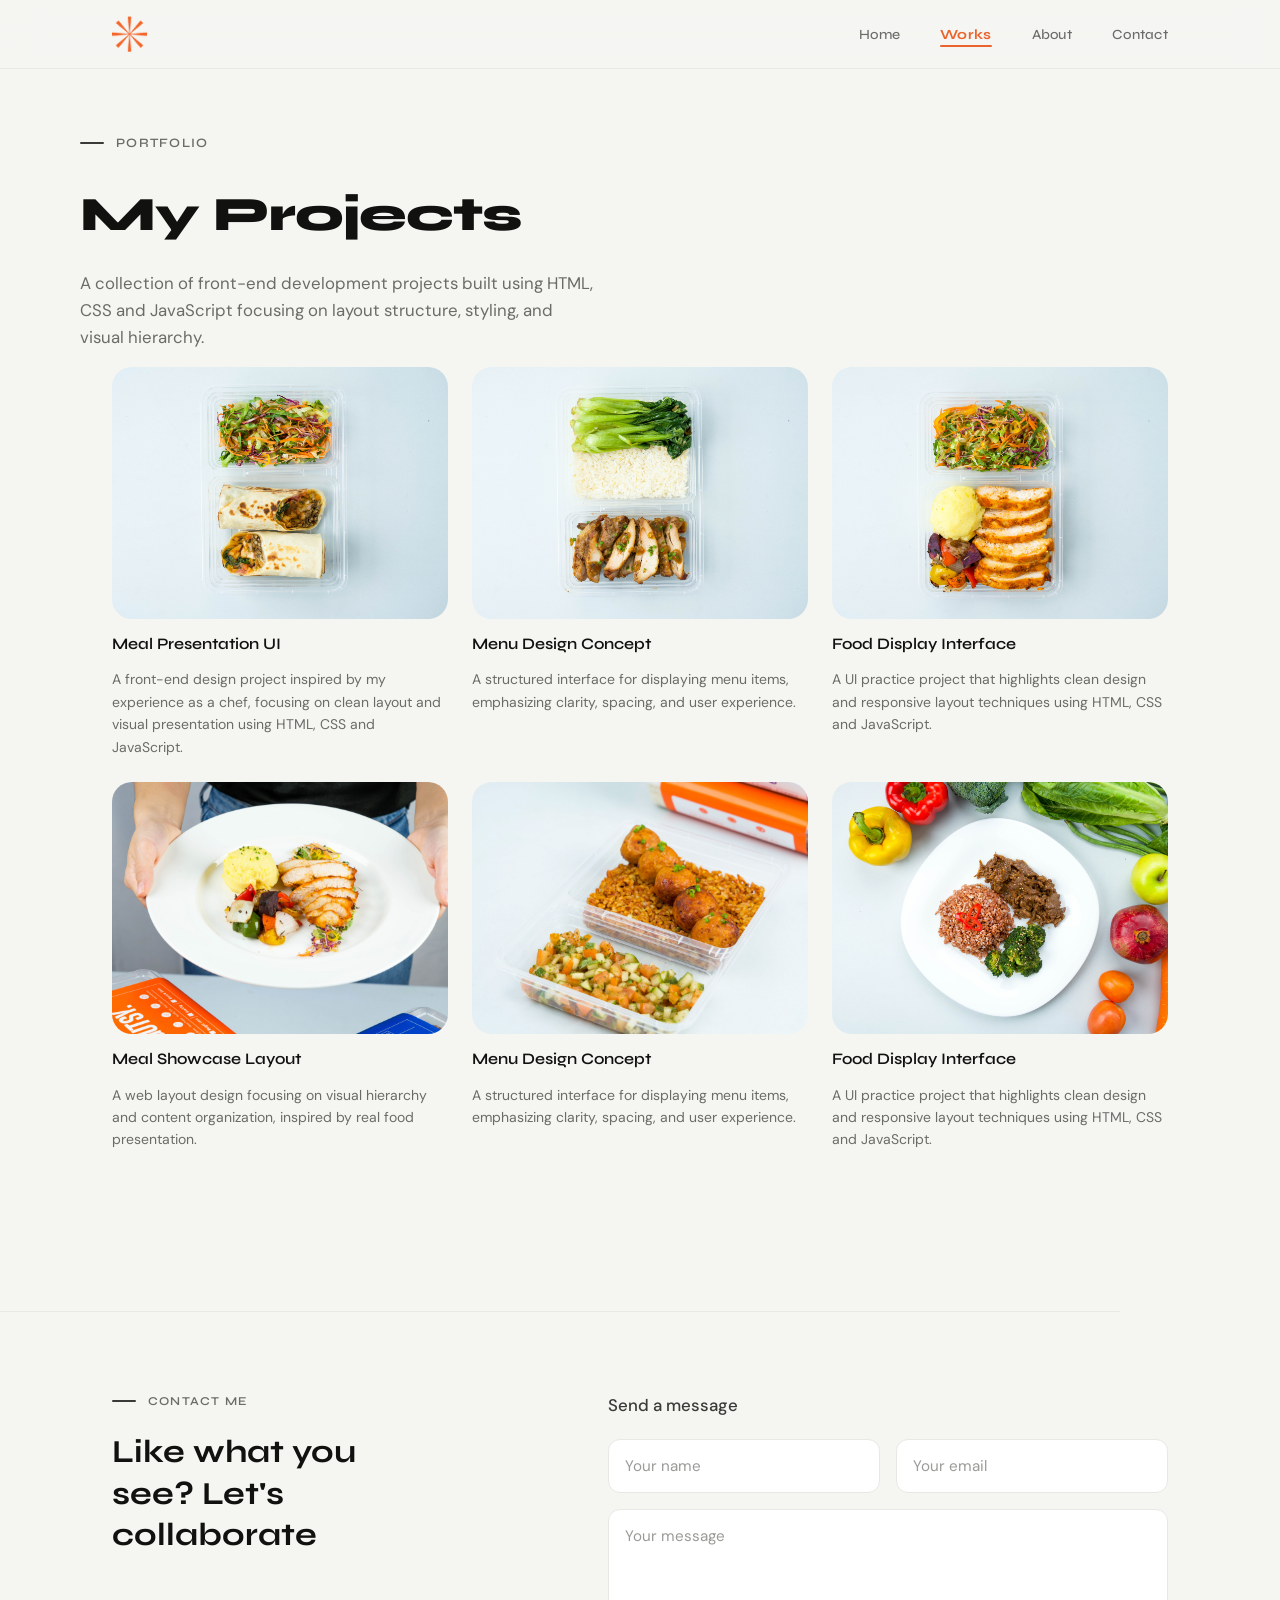
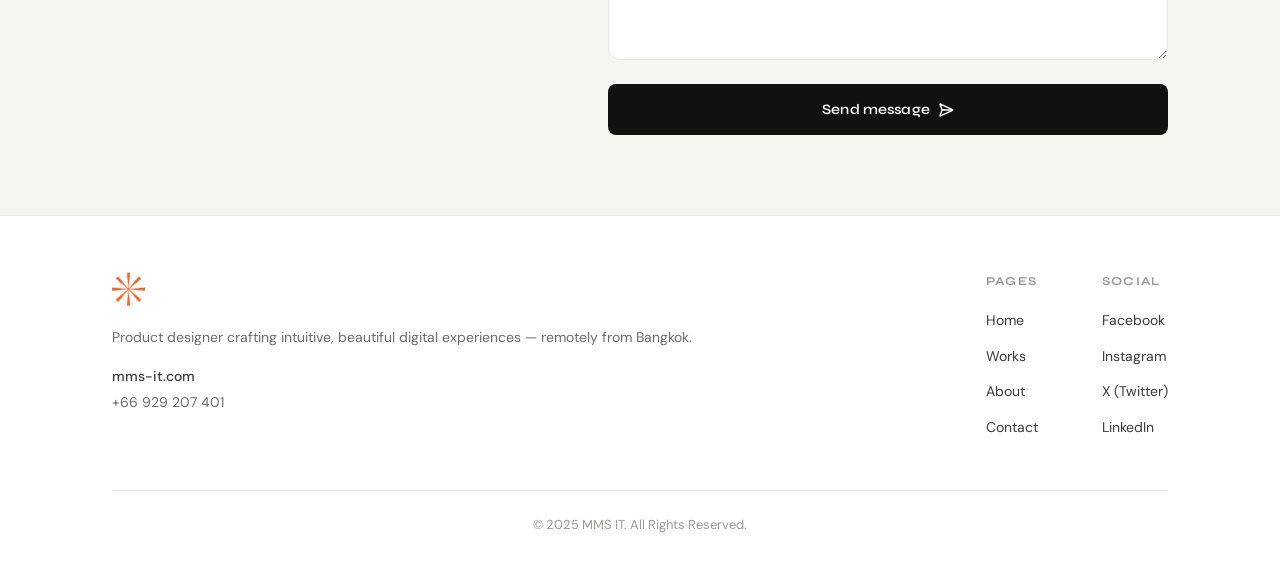
<file: works.html>
<!DOCTYPE html>
<html lang="en">
<head>
  <meta charset="UTF-8" />
  <meta name="viewport" content="width=device-width, initial-scale=1.0" />
  <title>Works — MMS IT</title>
  <link rel="stylesheet" href="./css/style.css" />
</head>
<body>

  <header class="site-header">
    <nav class="nav container">
      <a class="nav-logo" href="./index.html"><img src="./images/logo.png" alt="MMS IT" /></a>
      <ul class="nav-links">
        <li><a href="./index.html">Home</a></li>
        <li><a href="./works.html" class="active">Works</a></li>
        <li><a href="./about.html">About</a></li>
        <li><a href="./contact.html">Contact</a></li>
      </ul>
      <label class="nav-mobile-toggle" for="sidebar-toggle" aria-label="Open menu">
        <svg xmlns="http://www.w3.org/2000/svg" width="18" height="18" viewBox="0 0 24 24" fill="none" stroke="currentColor" stroke-width="2" stroke-linecap="round" stroke-linejoin="round"><path d="M4 12h16"/><path d="M4 18h16"/><path d="M4 6h16"/></svg>
      </label>
    </nav>
  </header>

  <input type="checkbox" id="sidebar-toggle" />
  <nav class="mobile-drawer">
    <div class="drawer-header">
      <img src="./images/logo.png" alt="MMS IT" />
      <label class="drawer-close" for="sidebar-toggle">
        <svg xmlns="http://www.w3.org/2000/svg" width="16" height="16" viewBox="0 0 24 24" fill="none" stroke="currentColor" stroke-width="2" stroke-linecap="round" stroke-linejoin="round"><path d="M18 6 6 18"/><path d="m6 6 12 12"/></svg>
      </label>
    </div>
    <div class="drawer-links">
      <a href="./index.html"><svg xmlns="http://www.w3.org/2000/svg" width="18" height="18" viewBox="0 0 24 24" fill="none" stroke="currentColor" stroke-width="2" stroke-linecap="round" stroke-linejoin="round"><path d="M15 21v-8a1 1 0 0 0-1-1h-4a1 1 0 0 0-1 1v8"/><path d="M3 10a2 2 0 0 1 .709-1.528l7-5.999a2 2 0 0 1 2.582 0l7 5.999A2 2 0 0 1 21 10v9a2 2 0 0 1-2 2H5a2 2 0 0 1-2-2z"/></svg>Home</a>
      <a href="./works.html" class="active"><svg xmlns="http://www.w3.org/2000/svg" width="18" height="18" viewBox="0 0 24 24" fill="none" stroke="currentColor" stroke-width="2" stroke-linecap="round" stroke-linejoin="round"><path d="M12 12h.01"/><path d="M16 6V4a2 2 0 0 0-2-2h-4a2 2 0 0 0-2 2v2"/><path d="M22 13a18.15 18.15 0 0 1-20 0"/><rect width="20" height="14" x="2" y="6" rx="2"/></svg>Works</a>
      <a href="./about.html"><svg xmlns="http://www.w3.org/2000/svg" width="18" height="18" viewBox="0 0 24 24" fill="none" stroke="currentColor" stroke-width="2" stroke-linecap="round" stroke-linejoin="round"><path d="M18 20a6 6 0 0 0-12 0"/><circle cx="12" cy="10" r="4"/><circle cx="12" cy="12" r="10"/></svg>About</a>
      <a href="./contact.html"><svg xmlns="http://www.w3.org/2000/svg" width="18" height="18" viewBox="0 0 24 24" fill="none" stroke="currentColor" stroke-width="2" stroke-linecap="round" stroke-linejoin="round"><path d="M13 2a9 9 0 0 1 9 9"/><path d="M13 6a5 5 0 0 1 5 5"/><path d="M13.832 16.568a1 1 0 0 0 1.213-.303l.355-.465A2 2 0 0 1 17 15h3a2 2 0 0 1 2 2v3a2 2 0 0 1-2 2A18 18 0 0 1 2 4a2 2 0 0 1 2-2h3a2 2 0 0 1 2 2v3a2 2 0 0 1-.8 1.6l-.468.351a1 1 0 0 0-.292 1.233 14 14 0 0 0 6.392 6.384"/></svg>Contact</a>
    </div>
  </nav>
  <label class="drawer-overlay" for="sidebar-toggle"></label>

  <main>
    <!-- Works intro -->
    <section class="works-intro container">
      <div class="section-label" style="margin-bottom:1.5rem;">
        <span class="section-label-dash"></span>
        <span>Portfolio</span>
      </div>
      <h1 class="fade-up">My Projects</h1>
      <p class="fade-up fade-up-1">A collection of front-end development projects built using HTML, CSS and JavaScript focusing on layout structure, styling, and visual hierarchy.</p>
    </section>

    <!-- Grid of all works -->
    <section class="container" style="padding-bottom:5rem;">
      <div class="grid-3" style="margin-bottom:1.5rem;">
        <div class="project-card fade-up fade-up-1">
          <div class="project-card-img"><img src="./images/pic1.jpg" alt="FreshCart UI" /></div>
          <h3>Meal Presentation UI</h3>
          <p>A front-end design project inspired by my experience as a chef, focusing on clean layout and visual presentation using HTML, CSS and JavaScript.</p>
        </div>
        <div class="project-card fade-up fade-up-2">
          <div class="project-card-img"><img src="./images/pic2.jpg" alt="BloomBank App" /></div>
          <h3>Menu Design Concept</h3>
          <p>A structured interface for displaying menu items, emphasizing clarity, spacing, and user experience.</p>
        </div>
        <div class="project-card fade-up fade-up-3">
          <div class="project-card-img"><img src="./images/pic3.jpg" alt="NutriTrack Dashboard" /></div>
          <h3>Food Display Interface</h3>
          <p>A UI practice project that highlights clean design and responsive layout techniques using HTML, CSS and JavaScript.</p>
        </div>
      </div>
      <div class="grid-3">
        <div class="project-card fade-up fade-up-1">
          <div class="project-card-img"><img src="./images/pic4.jpg" alt="Project 4" /></div>
          <h3>Meal Showcase Layout</h3>
          <p>A web layout design focusing on visual hierarchy and content organization, inspired by real food presentation.</p>
        </div>
        <div class="project-card fade-up fade-up-2">
          <div class="project-card-img"><img src="./images/pic5.jpg" alt="Project 5" /></div>
          <h3>Menu Design Concept</h3>
          <p>A structured interface for displaying menu items, emphasizing clarity, spacing, and user experience.</p>
        </div>
        <div class="project-card fade-up fade-up-3">
          <div class="project-card-img"><img src="./images/pic6.jpg" alt="Project 6" /></div>
          <h3>Food Display Interface</h3>
          <p>A UI practice project that highlights clean design and responsive layout techniques using HTML, CSS and JavaScript.</p>
        </div>
      </div>
    </section>

    <hr class="divider container" />

    <!-- Contact CTA -->
    <section class="container" style="margin-bottom:5rem;">
      <div class="contact-split">
        <div class="contact-left">
          <div class="section-label" style="margin-bottom:1.25rem;">
            <span class="section-label-dash"></span>
            <span style="font-family:var(--font-display);font-size:0.75rem;font-weight:600;letter-spacing:0.1em;text-transform:uppercase;color:var(--neutral-500);">Contact Me</span>
          </div>
          <h2 style="font-family:var(--font-display);font-size:clamp(1.5rem,3vw,2rem);font-weight:700;color:var(--neutral-900);max-width:300px;line-height:1.3;">
            Like what you see? Let's collaborate
          </h2>
        </div>
        <div class="contact-form">
          <p style="font-size:1.05rem;font-weight:500;color:var(--neutral-700);margin-bottom:1.25rem;">Send a message</p>
          <form>
            <div class="form-row" style="margin-bottom:1rem;">
              <input type="text" placeholder="Your name" class="form-input" />
              <input type="email" placeholder="Your email" class="form-input" />
            </div>
            <textarea placeholder="Your message" class="form-input" rows="5" style="margin-bottom:1rem;resize:vertical;"></textarea>
            <button type="submit" class="btn btn-dark">
              Send message
              <svg xmlns="http://www.w3.org/2000/svg" width="16" height="16" viewBox="0 0 24 24" fill="none" stroke="currentColor" stroke-width="2" stroke-linecap="round" stroke-linejoin="round"><path d="M3.714 3.048a.498.498 0 0 0-.683.627l2.843 7.627a2 2 0 0 1 0 1.396l-2.842 7.627a.498.498 0 0 0 .682.627l18-8.5a.5.5 0 0 0 0-.904z"/><path d="M6 12h16"/></svg>
            </button>
          </form>
        </div>
      </div>
    </section>
  </main>

  <footer class="footer">
    <div class="container">
      <div class="footer-inner">
        <div class="footer-brand">
          <img src="./images/logo.png" alt="MMS IT" />
          <p>Product designer crafting intuitive, beautiful digital experiences — remotely from Bangkok.</p>
          <div class="footer-contact">
            <p>mms-it.com</p>
            <p style="font-weight:400;color:var(--neutral-500);">+66 929 207 401</p>
          </div>
        </div>
        <div class="footer-links">
          <div class="footer-col">
            <h4>Pages</h4>
            <ul>
              <li><a href="./index.html">Home</a></li>
              <li><a href="./works.html">Works</a></li>
              <li><a href="./about.html">About</a></li>
              <li><a href="./contact.html">Contact</a></li>
            </ul>
          </div>
          <div class="footer-col">
            <h4>Social</h4>
            <ul>
              <li><a href="https://www.facebook.com/ko.shane.716" target="_blank" rel="noopener noreferrer">Facebook</a></li>
              <li><a href="https://www.instagram.com/koshane5105/" target="_blank" rel="noopener noreferrer">Instagram</a></li>
              <li><a href="https://x.com/koshanekos90054" target="_blank" rel="noopener noreferrer">X (Twitter)</a></li>
              <li><a href="https://www.linkedin.com/in/ko-shane-697a0933b/" target="_blank" rel="noopener noreferrer">LinkedIn</a></li>
            </ul>
          </div>
        </div>
      </div>
      <div class="footer-bottom"><p>&copy; 2025 MMS IT. All Rights Reserved.</p></div>
    </div>
  </footer>
  <script src="script.js"></script>
</body>
</html>
</file>
<file: css/style.css>
@import url('https://fonts.googleapis.com/css2?family=Syne:wght@400;500;600;700;800&family=DM+Sans:ital,opsz,wght@0,9..40,300;0,9..40,400;0,9..40,500;0,9..40,600;1,9..40,300&display=swap');

*, *::before, *::after {
  box-sizing: border-box;
  margin: 0;
  padding: 0;
}

:root {
  --primary: #ea652d;
  --primary-dark: #c44f1e;
  --bg: #F5F5F2;
  --white: #fff;
  --black: #0a0a0a;
  --neutral-900: #111110;
  --neutral-700: #3a3a38;
  --neutral-500: #6b6b68;
  --neutral-400: #9a9a96;
  --neutral-300: #d4d4d0;
  --neutral-200: #e8e8e4;
  --neutral-100: #f2f2ee;
  --font-display: 'Syne', sans-serif;
  --font-body: 'DM Sans', sans-serif;
  --radius-sm: 8px;
  --radius-md: 12px;
  --radius-lg: 20px;
  --radius-full: 999px;
  --shadow-sm: 0 1px 3px rgba(0,0,0,0.06), 0 1px 2px rgba(0,0,0,0.04);
  --shadow-md: 0 4px 16px rgba(0,0,0,0.08);
  --shadow-lg: 0 12px 40px rgba(0,0,0,0.12);
  --transition: 0.22s cubic-bezier(0.4, 0, 0.2, 1);
}

html { font-size: 16px; scroll-behavior: smooth; }

body {
  font-family: var(--font-body);
  background: var(--bg);
  color: var(--neutral-900);
  line-height: 1.6;
  -webkit-font-smoothing: antialiased;
}

img, svg, video { display: block; max-width: 100%; height: auto; }
a { color: inherit; text-decoration: none; }
button { cursor: pointer; font: inherit; border: none; background: none; }
input, textarea { font: inherit; }
ul, ol { list-style: none; }

/* ── Layout ── */
.container {
  width: 100%;
  max-width: 1120px;
  margin: 0 auto;
  padding: 0 2rem;
}
@media (max-width: 768px) { .container { padding: 0 1.25rem; } }

/* ── Navigation ── */
.site-header {
  position: sticky;
  top: 0;
  z-index: 50;
  background: rgba(245, 245, 242, 0.85);
  backdrop-filter: blur(16px);
  -webkit-backdrop-filter: blur(16px);
  border-bottom: 1px solid var(--neutral-200);
}

.nav {
  display: flex;
  align-items: center;
  justify-content: space-between;
  height: 68px;
}

.nav-logo img { height: 36px; width: auto; }

.nav-links {
  display: flex;
  align-items: center;
  gap: 2.5rem;
}

.nav-links a {
  font-family: var(--font-display);
  font-size: 0.875rem;
  font-weight: 500;
  color: var(--neutral-500);
  letter-spacing: 0.02em;
  transition: color var(--transition);
  position: relative;
}
.nav-links a::after {
  content: '';
  position: absolute;
  bottom: -4px;
  left: 0;
  width: 0;
  height: 2px;
  background: var(--primary);
  border-radius: 2px;
  transition: width var(--transition);
}
.nav-links a:hover { color: var(--neutral-900); }
.nav-links a:hover::after { width: 100%; }
.nav-links a.active { color: var(--primary); font-weight: 700; }
.nav-links a.active::after { width: 100%; }

/* Mobile nav */
.nav-mobile-toggle {
  display: none;
  align-items: center;
  justify-content: center;
  width: 40px;
  height: 40px;
  border-radius: var(--radius-full);
  border: 1px solid var(--neutral-200);
  background: var(--white);
  color: var(--neutral-700);
  transition: all var(--transition);
}
.nav-mobile-toggle:hover { border-color: var(--neutral-400); }

#sidebar-toggle { display: none; }

.mobile-drawer {
  display: none;
  position: fixed;
  top: 0;
  left: 0;
  width: 280px;
  height: 100%;
  background: var(--white);
  z-index: 100;
  transform: translateX(-100%);
  transition: transform 0.3s cubic-bezier(0.4, 0, 0.2, 1);
  box-shadow: var(--shadow-lg);
  padding: 2rem 1.5rem;
  flex-direction: column;
  gap: 0.5rem;
}

.drawer-header {
  display: flex;
  align-items: center;
  justify-content: space-between;
  margin-bottom: 2rem;
  padding-bottom: 1.5rem;
  border-bottom: 1px solid var(--neutral-200);
}
.drawer-header img { height: 32px; }
.drawer-close {
  width: 36px;
  height: 36px;
  border-radius: var(--radius-full);
  border: 1px solid var(--neutral-200);
  display: flex;
  align-items: center;
  justify-content: center;
  color: var(--neutral-500);
  transition: all var(--transition);
}
.drawer-close:hover { border-color: var(--primary); color: var(--primary); }

.drawer-links { display: flex; flex-direction: column; gap: 0.25rem; }
.drawer-links a {
  display: flex;
  align-items: center;
  gap: 0.75rem;
  padding: 0.875rem 1rem;
  border-radius: var(--radius-md);
  font-family: var(--font-display);
  font-size: 0.95rem;
  font-weight: 500;
  color: var(--neutral-700);
  transition: all var(--transition);
}
.drawer-links a:hover { background: var(--neutral-100); color: var(--neutral-900); }
.drawer-links a.active { background: #FFF0EB; color: var(--primary); font-weight: 700; }
.drawer-links a svg { color: var(--neutral-400); flex-shrink: 0; }
.drawer-links a.active svg { color: var(--primary); }

.drawer-overlay {
  display: none;
  position: fixed;
  inset: 0;
  background: rgba(0,0,0,0.3);
  z-index: 99;
  backdrop-filter: blur(2px);
}

#sidebar-toggle:checked ~ .mobile-drawer { transform: translateX(0); }
#sidebar-toggle:checked ~ .drawer-overlay { display: block; }

@media (max-width: 768px) {
  .nav-links { display: none; }
  .nav-mobile-toggle { display: flex; }
  .mobile-drawer { display: flex; }
}

/* ── Section labels ── */
.section-label {
  display: flex;
  align-items: center;
  gap: 0.75rem;
  margin-bottom: 0;
}
.section-label-dash {
  width: 24px;
  height: 2px;
  background: var(--neutral-700);
  border-radius: 2px;
  flex-shrink: 0;
}
.section-label span {
  font-family: var(--font-display);
  font-size: 0.8rem;
  font-weight: 600;
  letter-spacing: 0.1em;
  text-transform: uppercase;
  color: var(--neutral-500);
}

/* ── Buttons ── */
.btn {
  display: inline-flex;
  align-items: center;
  gap: 0.5rem;
  font-family: var(--font-display);
  font-weight: 600;
  font-size: 0.9rem;
  letter-spacing: 0.01em;
  padding: 0.75rem 1.5rem;
  border-radius: var(--radius-full);
  transition: all var(--transition);
}
.btn:active { transform: scale(0.97); }

.btn-primary {
  background: var(--primary);
  color: var(--white);
}
.btn-primary:hover { background: var(--primary-dark); box-shadow: 0 4px 20px rgba(234,101,45,0.3); }

.btn-outline {
  background: transparent;
  color: var(--primary);
  border: 1.5px solid var(--primary);
}
.btn-outline:hover { background: var(--primary); color: var(--white); }

.btn-dark {
  background: var(--neutral-900);
  color: var(--white);
  border-radius: var(--radius-sm);
  width: 100%;
  justify-content: center;
  padding: 0.875rem 1.5rem;
}
.btn-dark:hover { background: var(--neutral-700); }

/* ── Cards / Project ── */
.project-card {
  display: flex;
  flex-direction: column;
  gap: 0.75rem;
  cursor: pointer;
}
.project-card-img {
  border-radius: var(--radius-lg);
  overflow: hidden;
  aspect-ratio: 4/3;
  background: var(--neutral-200);
}
.project-card-img img {
  width: 100%;
  height: 100%;
  object-fit: cover;
  transition: transform 0.5s cubic-bezier(0.4, 0, 0.2, 1);
}
.project-card:hover .project-card-img img { transform: scale(1.04); }
.project-card h3 {
  font-family: var(--font-display);
  font-size: 1rem;
  font-weight: 600;
  color: var(--neutral-900);
}
.project-card p { font-size: 0.875rem; color: var(--neutral-500); }

/* ── Stat cards ── */
.stat-card {
  border: 1px solid var(--neutral-200);
  border-radius: var(--radius-lg);
  padding: 2rem;
  background: var(--white);
  transition: all var(--transition);
}
.stat-card:hover {
  border-color: var(--primary);
  transform: translateY(-4px);
  box-shadow: var(--shadow-md);
}
.stat-card .stat-icon {
  display: flex;
  align-items: center;
  gap: 1rem;
  margin-bottom: 0.75rem;
  color: var(--primary);
}
.stat-card .stat-num {
  font-family: var(--font-display);
  font-size: 2rem;
  font-weight: 700;
  color: var(--neutral-900);
  line-height: 1;
}
.stat-card .stat-label {
  font-size: 0.9rem;
  font-weight: 500;
  color: var(--neutral-500);
  margin-top: 0.5rem;
}

/* ── Forms / Inputs ── */
.form-input {
  width: 100%;
  border: 1.5px solid var(--neutral-200);
  border-radius: var(--radius-md);
  padding: 0.875rem 1rem;
  font-size: 0.95rem;
  color: var(--neutral-900);
  background: var(--white);
  transition: border-color var(--transition), box-shadow var(--transition);
  outline: none;
}
.form-input::placeholder { color: var(--neutral-400); }
.form-input:focus {
  border-color: var(--primary);
  box-shadow: 0 0 0 3px rgba(234, 101, 45, 0.12);
}

/* ── Footer ── */
.footer {
  background: var(--white);
  border-top: 1px solid var(--neutral-200);
  padding: 3.5rem 0 2rem;
}
.footer-inner {
  display: grid;
  grid-template-columns: 1fr auto;
  gap: 4rem;
  align-items: start;
  padding-bottom: 2.5rem;
  border-bottom: 1px solid var(--neutral-200);
  margin-bottom: 1.5rem;
}
.footer-brand img { height: 34px; margin-bottom: 1.25rem; }
.footer-brand p { font-size: 0.875rem; color: var(--neutral-500); line-height: 1.6; }
.footer-brand .footer-contact { margin-top: 1rem; }
.footer-brand .footer-contact p { color: var(--neutral-700); font-weight: 500; margin-bottom: 0.25rem; }
.footer-links { display: flex; gap: 4rem; }
.footer-col h4 {
  font-family: var(--font-display);
  font-size: 0.75rem;
  font-weight: 700;
  letter-spacing: 0.1em;
  text-transform: uppercase;
  color: var(--neutral-400);
  margin-bottom: 1rem;
}
.footer-col li { margin-bottom: 0.625rem; }
.footer-col a {
  font-size: 0.875rem;
  color: var(--neutral-700);
  transition: color var(--transition);
}
.footer-col a:hover { color: var(--primary); }
.footer-bottom {
  display: flex;
  justify-content: center;
  font-size: 0.8125rem;
  color: var(--neutral-400);
}

@media (max-width: 768px) {
  .footer-inner { grid-template-columns: 1fr; gap: 2.5rem; }
  .footer-links { gap: 2.5rem; }
}

/* ── Divider ── */
.divider { border: none; border-top: 1px solid var(--neutral-200); margin: 5rem 0; }
@media (max-width: 768px) { .divider { margin: 3rem 0; } }

/* ── Utility ── */
.grid-3 { display: grid; grid-template-columns: repeat(3, 1fr); gap: 1.5rem; }
@media (max-width: 768px) { .grid-3 { grid-template-columns: 1fr; gap: 1.25rem; } }

.flex-between { display: flex; align-items: center; justify-content: space-between; }
.flex-center { display: flex; align-items: center; }

/* ── Page-specific ── */
/* Hero */
.hero { padding: 5rem 0 4rem; }
@media (max-width: 768px) { .hero { padding: 2.5rem 0 3rem; } }

.hero-avatar {
  width: 72px;
  height: 72px;
  border-radius: 50%;
  overflow: hidden;
  margin-bottom: 1.5rem;
  border: 2px solid var(--white);
  box-shadow: var(--shadow-md);
}
.hero-avatar img { width: 100%; height: 100%; object-fit: cover; }

.hero-headline {
  font-family: var(--font-display);
  font-size: clamp(1.75rem, 4vw, 2.75rem);
  font-weight: 400;
  color: var(--neutral-400);
  max-width: 780px;
  line-height: 1.35;
  margin-bottom: 2rem;
  letter-spacing: -0.01em;
}
.hero-headline strong { color: var(--primary); font-weight: 700; }

/* Selected works section */
.section-header { display: flex; align-items: center; justify-content: space-between; margin-bottom: 2.5rem; }
.section-title { font-family: var(--font-display); font-size: 1.5rem; font-weight: 700; color: var(--neutral-900); }
@media (max-width: 768px) { .section-title { font-size: 1.1rem; } }

/* Who am I section */
.about-split { display: flex; justify-content: space-between; align-items: flex-start; gap: 4rem; }
@media (max-width: 768px) { .about-split { flex-direction: column; gap: 1.5rem; } }
.about-text {
  max-width: 600px;
  font-size: 1.25rem;
  font-weight: 300;
  color: var(--neutral-500);
  line-height: 1.7;
}
@media (max-width: 768px) { .about-text { font-size: 1rem; } }
.about-text strong { color: var(--primary); font-weight: 500; }

/* Contact section */
.contact-split { display: flex; justify-content: space-between; align-items: flex-start; gap: 4rem; }
@media (max-width: 1024px) { .contact-split { flex-direction: column; gap: 2rem; } }
.contact-left h2 {
  font-family: var(--font-display);
  font-size: clamp(1.5rem, 3vw, 2rem);
  font-weight: 700;
  color: var(--neutral-900);
  max-width: 340px;
  line-height: 1.35;
}
.contact-form { width: 100%; max-width: 560px; }
.contact-form .form-row { display: flex; gap: 1rem; }
@media (max-width: 640px) { .contact-form .form-row { flex-direction: column; } }

/* About page hero */
.about-hero { padding: 4rem 0 3rem; }
.about-hero-title {
  font-family: var(--font-display);
  font-size: clamp(2rem, 5vw, 3rem);
  font-weight: 800;
  color: var(--neutral-900);
  margin-bottom: 1rem;
  letter-spacing: -0.02em;
}
.about-hero-sub { font-size: 1.1rem; color: var(--neutral-500); max-width: 600px; }

.about-banner {
  width: 100%;
  border-radius: var(--radius-lg);
  overflow: hidden;
  margin: 2rem 0 3rem;
  max-height: 480px;
}
.about-banner img { width: 100%; height: 100%; object-fit: cover; }

/* Works page */
.works-intro { padding: 4rem 0 1rem; }
.works-intro h1 {
  font-family: var(--font-display);
  font-size: clamp(2rem, 5vw, 3rem);
  font-weight: 800;
  letter-spacing: -0.02em;
  color: var(--neutral-900);
  margin-bottom: 1rem;
}
.works-intro p { font-size: 1.05rem; color: var(--neutral-500); max-width: 520px; }

/* Contact page */
.contact-page-hero { padding: 4rem 0 2rem; }
.contact-page-hero h1 {
  font-family: var(--font-display);
  font-size: clamp(2rem, 5vw, 3rem);
  font-weight: 800;
  letter-spacing: -0.02em;
  color: var(--neutral-900);
  max-width: 460px;
  line-height: 1.2;
  margin-bottom: 1rem;
}
.contact-page-hero p { color: var(--neutral-500); font-size: 1.05rem; }

/* Page entry animation */
@keyframes fadeUp {
  from { opacity: 0; transform: translateY(24px); }
  to { opacity: 1; transform: translateY(0); }
}
.fade-up { animation: fadeUp 0.6s cubic-bezier(0.4, 0, 0.2, 1) both; }
.fade-up-1 { animation-delay: 0.1s; }
.fade-up-2 { animation-delay: 0.2s; }
.fade-up-3 { animation-delay: 0.3s; }
.fade-up-4 { animation-delay: 0.4s; }

nav a.active {
  color: #ff6600;
  font-weight: bold;
}
</file>
